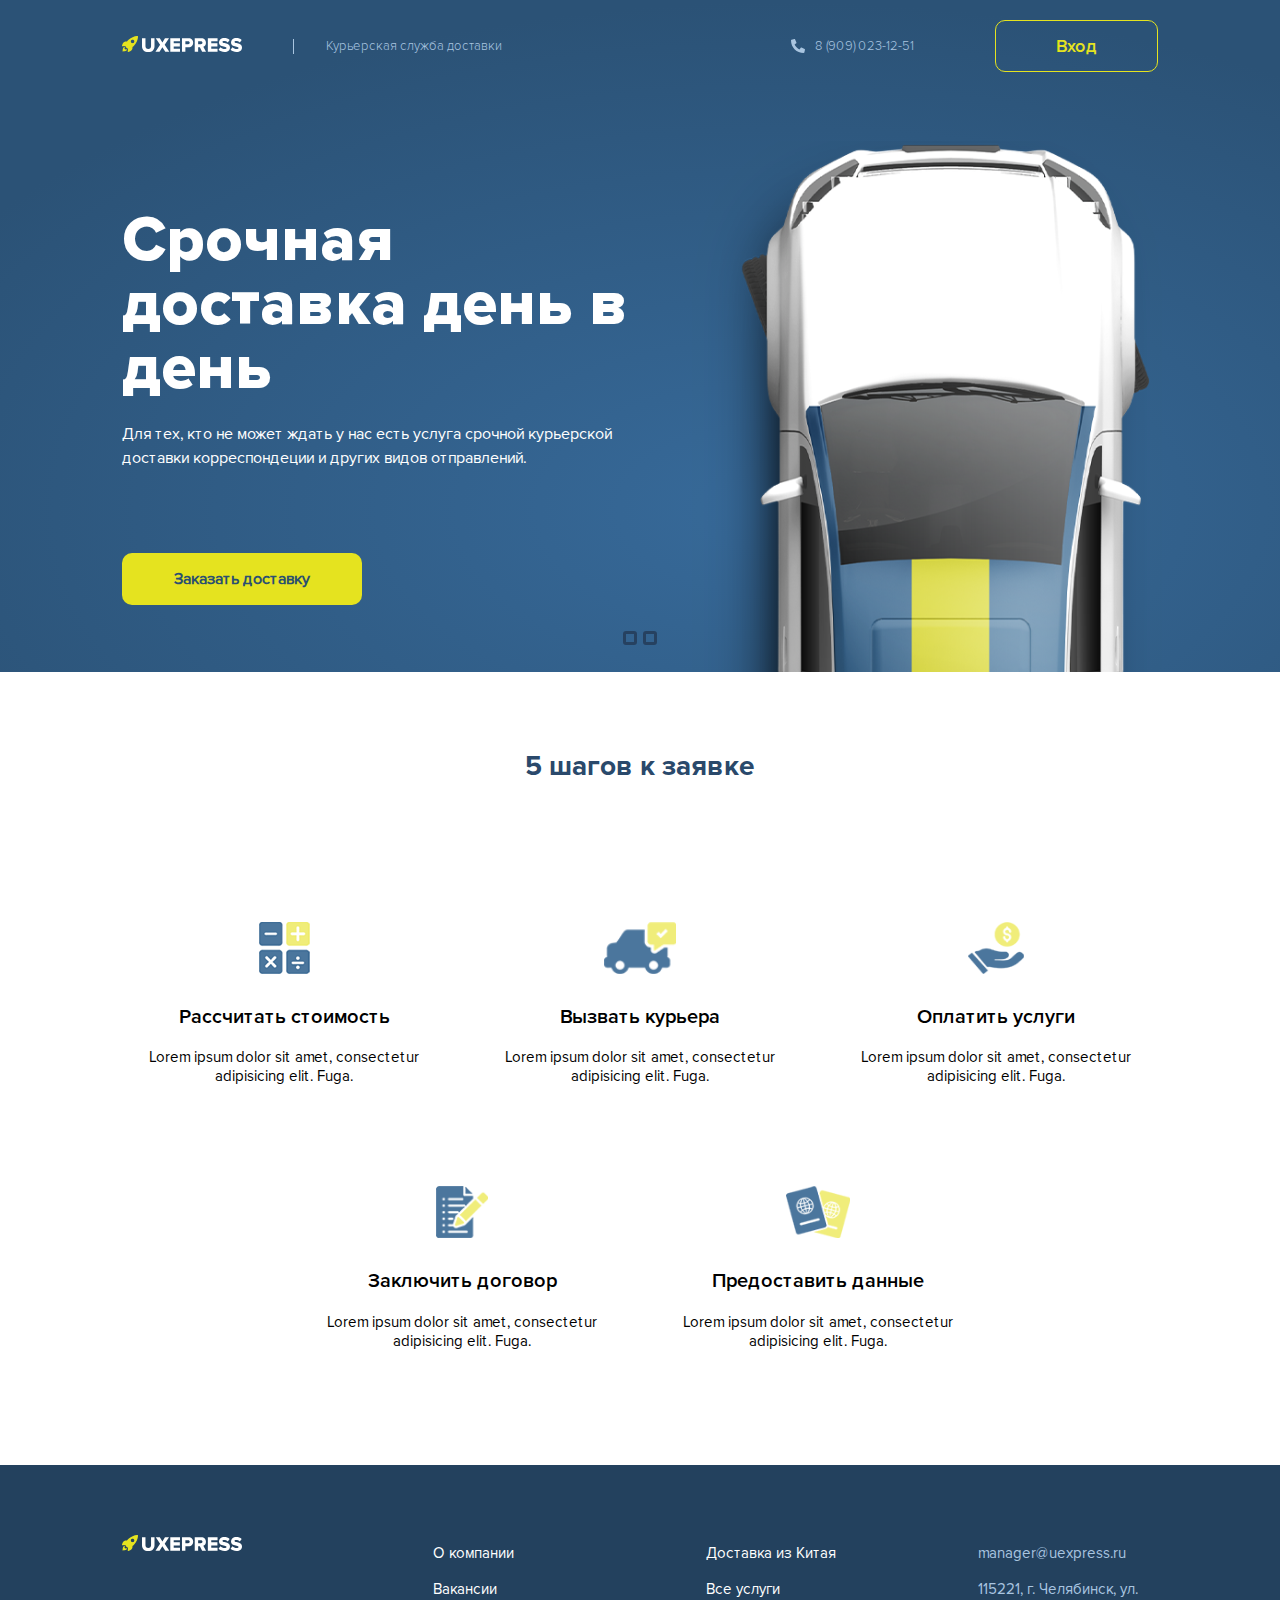
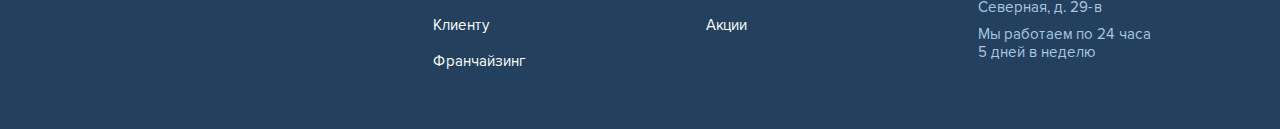
<file: html/index.html>
<!DOCTYPE html>
<html lang="ru">
<head>
    <meta charset="UTF-8">
    <title>UXEPRESS</title>
    <link href="../css/main.css" rel="stylesheet">
    <link href="../css/mobil-main.css" rel="stylesheet">
    <link rel="icon" href="../img/icon.png"/>
    <meta name="viewport" content="width=device-width, initial-scale=1">
    <script src="https://code.jquery.com/jquery-3.4.1.min.js"></script>
</head>

<body>
    <header class="navigate-header">
        <div class="navigate-header__menu-container">
            <div class="navigate-header_left-top">
                <a href="index.html"><img src="../img/uxepress.svg" alt="logo"></a>
                <span class="navigate-header_left-top__line"></span>
                <span class="navigate-header_left-top__text">Курьерская служба доставки</span>
            </div>
            <div class="navigate-header_right-top">
                <div class="navigate-header_right-top__telephone">
                    <img class="navigate-header_right-top__icon" src="../img/phone.svg" alt="phone">
                    <div class="navigate-header_right-top__text">8 (909) 023-12-51</div>
                </div>
                <div class="navigate-header_right-top__login">
                    <a href="#" class="navigate-header_right-top__login-button">Вход</a>
                </div>
            </div>
        </div>


        <div class="slider">
            <div class="slider__wrapper">
                <div class="slider__item">
                    <div class="text-img">
                        <div class="text">
                            <div class="text-top">Срочная доставка день в день</div>
                            <div class="text-center">Для тех, кто не может ждать у нас есть услуга срочной курьерской доставки корреспондеции и других видов отправлений.</div>
                            <div class="text-button">
                                <div class="text-button__text"><a href="#" class="text-button__button"><b>Заказать доставку</b></a></div>
                            </div>
                        </div>
                        <div class="img">
                            <div class="img__container" id="img1"></div>
                        </div>
                    </div>
                </div>

                <div class="slider__item">
                    <div class="text-img">
                        <div class="text">
                            <div class="text-top">Подписание договора за 1 час</div>
                            <div class="text-center">В течение часа наш курьер заберёт вашу посылку и подпишет с Вами договор о предоставлении услуг.</div>
                            <div class="text-button">
                                <div class="text-button__text"><a href="#" class="text-button__button"><b>Заказать доставку</b></a></div>
                            </div>
                        </div>
                        <div class="img">
                            <div class="img__container" id="img2"></div>
                        </div>
                    </div>
                </div>
            </div>
            <div class="navigation">
                <div class="block"></div>
                <label for="r1" class="bar slider__control slider__control_left" role="button"></label>
                <label for="r2" class="bar slider__control slider__control_right slider__control_show" role="button"></label>
            </div>
<!--            <a class="slider__control slider__control_left" href="#" role="button"></a>-->
<!--            <a class="slider__control slider__control_right slider__control_show" href="#" role="button"></a>-->
        </div>
    </header>

    <div class="authorisation-container">
        <form class="authorisation-form">
            <img class="authorisation-form__close" src="../img/close.png" alt="close-button.png">
            <div class="authorisation-form__title">
                Авторизация
            </div>
            <div class="authorisation-form__info">
                Введите логин и пароль, чтобы войти в личный кабинет
            </div>
            <div class="authorisation-form__input-error"></div>
            <div class="authorisation-form__input">
                <input class="authorisation-form__field" type="email" placeholder="Логин" id="email" required>
                <input class="authorisation-form__field" type="password" placeholder="Пароль" id="password" minlength="6" required>
            </div>
            <div class="authorisation-form__supply">
                <a href="#" class="authorisation-form__button">Войти</a>
            </div>
        </form>
    </div>

    <main class="main-block">
        <span class="steps">5 шагов к заявке</span>
        <div class="steps__five-steps">
            <div class="steps__step-container">
                <div class="steps__step-image">
                    <img src="../img/ico1.png" alt="calculte cost">
                </div>
                <span class="steps__text_title">Рассчитать стоимость</span>
                <span class="steps__text">Lorem ipsum dolor sit amet, consectetur adipisicing elit. Fuga.</span>
            </div>

            <div class="steps__step-container">
                <div class="steps__step-image">
                    <img src="../img/ico2.png" alt="call courier">
                </div>
                <span class="steps__text_title">Вызвать курьера</span>
                <span class="steps__text">Lorem ipsum dolor sit amet, consectetur adipisicing elit. Fuga.</span>
            </div>

            <div class="steps__step-container">
                <div class="steps__step-image">
                    <img src="../img/ico3.png" alt="pay">
                </div>
                <span class="steps__text_title">Оплатить услуги</span>
                <span class="steps__text">Lorem ipsum dolor sit amet, consectetur adipisicing elit. Fuga.</span>
            </div>

            <div class="steps__step-container">
                <div class="steps__step-image">
                    <img src="../img/ico4.png" alt="deal">
                </div>
                <span class="steps__text_title">Заключить договор</span>
                <span class="steps__text">Lorem ipsum dolor sit amet, consectetur adipisicing elit. Fuga.</span>
            </div>

            <div class="steps__step-container">
                <div class="steps__step-image">
                    <img src="../img/ico5.png" alt="provide data">
                </div>
                <span class="steps__text_title">Предоставить данные</span>
                <span class="steps__text">Lorem ipsum dolor sit amet, consectetur adipisicing elit. Fuga.</span>
            </div>
        </div>
    </main>

    <footer class="footer">
        <div class="footer-box">
            <div class="footer-box__logo"><a href="#"><img src="../img/uxepress.svg" alt="logo"></a></div>
            <div class="helpful-links">
                <div class="helpful-links__column">
                    <a href="#" class="helpful-links__link">
                        <div>О компании</div>
                    </a>
                    <a href="#" class="helpful-links__link">
                        <div>Вакансии</div>
                    </a>
                    <a href="#" class="helpful-links__link">
                        <div>Клиенту</div>
                    </a>
                    <a href="#" class="helpful-links__link">
                        <div>Франчайзинг</div>
                    </a>
                </div>

                <div class="helpful-links__column">
                    <a href="#" class="helpful-links__link">
                        <div>Доставка из Китая</div>
                    </a>
                    <a href="#" class="helpful-links__link">
                        <div>Все услуги</div>
                    </a>
                    <a href="#" class="helpful-links__link">
                        <div>Акции</div>
                    </a>
                </div>

                <div class="contact-data">
                    <div class="contact-data__column">
                        <div class="contact-data__info">
                            <div>manager@uexpress.ru</div>
                            <div class="contact-data__line" id="center-row">115221, г. Челябинск, ул. Северная, д. 29-в</div>
                            <div class="contact-data__line">Мы работаем по 24 часа 5 дней в неделю</div>
                        </div>
                    </div>
                </div>
            </div>
        </div>
    </footer>
    <script src="../js/authorisation.js"></script>
    <script src="../js/slider.js"></script>
</body>
</html>
</file>
<file: css/main.css>
@charset "UTF-8";

*{
    padding: 0;
    margin:0;
}

@font-face {
    font-family: 'Proxima Nova Light';
    src: url("../fonts/ProximaNova-Light/ProximaNova-Light.eot");
    src: url("../fonts/ProximaNova-Light/ProximaNova-Light.eot?#iefix") format("embedded-opentype"), url("../fonts/ProximaNova-Light/ProximaNova-Light.woff") format("woff"), url("../fonts/ProximaNova-Light/ProximaNova-Light.ttf") format("truetype");
    font-weight: normal;
    font-style: normal;
}

@font-face {
    font-family: 'Proxima Nova Regular';
    src: url("../fonts/ProximaNova-Regular/ProximaNova-Regular.eot");
    src: url("../fonts/ProximaNova-Regular/ProximaNova-Regular.eot?#iefix") format("embedded-opentype"), url("../fonts/ProximaNova-Regular/ProximaNova-Regular.woff") format("woff"), url("../fonts/ProximaNova-Regular/ProximaNova-Regular.ttf") format("truetype");
    font-weight: normal;
    font-style: normal;
}

@font-face {
    font-family: 'Proxima Nova Semibold';
    src: url("../fonts/ProximaNova-Semibold/ProximaNova-Semibold.eot");
    src: url("../fonts/ProximaNova-Semibold/ProximaNova-Semibold.eot?#iefix") format("embedded-opentype"), url("../fonts/ProximaNova-Semibold/ProximaNova-Semibold.woff") format("woff"), url("../fonts/ProximaNova-Semibold/ProximaNova-Semibold.ttf") format("truetype");
    font-weight: normal;
    font-style: normal;
}

@font-face {
    font-family: 'Proxima Nova Bold';
    src: url("../fonts/ProximaNova-Bold/ProximaNova-Bold.eot");
    src: url("../fonts/ProximaNova-Bold/ProximaNova-Bold.eot?#iefix") format("embedded-opentype"), url("../fonts/ProximaNova-Bold/ProximaNova-Bold.woff") format("woff"), url("../fonts/ProximaNova-Bold/ProximaNova-Bold.ttf") format("truetype");
    font-weight: normal;
    font-style: normal;
}

@font-face {
    font-family: 'Proxima Nova Extra Bold';
    src: url("../fonts/ProximaNova-Extrabold/ProximaNova-Extrabld.eot");
    src: url("../fonts/ProximaNova-Extrabold/ProximaNova-Extrabld.eot?#iefix") format("embedded-opentype"), url("../fonts/ProximaNova-Extrabold/ProximaNova-Extrabld.woff") format("woff"), url("../fonts/ProximaNova-Extrabold/ProximaNova-Extrabld.ttf") format("truetype");
    font-weight: normal;
    font-style: normal;
}

body {
    height: 100%;
    margin: 0;
}

a {
    text-decoration: none;
}

input[name="r"]{
    position: absolute;
    visibility: hidden;
}

.navigate-header {
    background: radial-gradient(75.49% 75.49% at 61.01% 75.77%, #376A9A 0%, #2B5276 100%);
    width: 100%;
    display: flex;
    flex-direction: column;
    align-items: center;
}

.navigate-header__menu-container {
    padding: 20px 0px 10px 0px;
    display: flex;
    width: 81%;
    flex-direction: row;
    justify-content: space-between;
    align-items: center;
}

.navigate-header_left-top {
    display: flex;
    flex-direction: row;
    justify-content: space-between;
    align-items: center;
    width: 380px;
}

.navigate-header_right-top {
    display: flex;
    flex-direction: row;
    justify-content: space-between;
    align-items: center;
}

.navigate-header_left-top__line {
    width: 1px;
    height: 15px;
    background: #A9C5E0;
    margin-left: 20px;
}

.navigate-header_left-top__text,
.navigate-header_right-top__text {
    color: #A9C5E0;
    font-size: 13px;
    line-height: 24px;
    font-family: Proxima Nova Light, sans-serif;
}

.navigate-header_right-top__telephone {
    width: 150px;
    display: flex;
    flex-direction: row;
    justify-content: center;
    align-items: center;
    margin-right: 68px;
}
.navigate-header_right-top__icon{
    padding-right: 10px;
}

.navigate-header_right-top__login {
    border: 1px solid #E5E31F;
    border-radius: 10px;
    padding: 10px 60px 10px 60px;
    height: 30px;
    display: flex;
    flex-direction: column;
    justify-content: center;
}

.navigate-header_right-top__login:hover {
    background-color: #376A9A;
}

.navigate-header_right-top__login-button {
    color: #E5E31F;
    font-size: 18px;
    line-height: 22px;
    font-family: Proxima Nova Semibold, sans-serif;
}

.navigate-header_right-top__logout-button {
    color: #E5E31F;
    font-size: 18px;
    line-height: 22px;
    font-family: Proxima Nova Semibold, sans-serif;
}


/* Слайдер */
.slider {
    width: 100%;
    height: 590px;
    position: relative;
    overflow: hidden;
    z-index: 0;
}

.slider__wrapper {
    display: flex;
    flex-direction: row;
    justify-content: flex-start;
    position: relative;
    width: 200%;
    height: 100%;
    transition: transform 0.6s ease;
}

.slider__item {
    display: flex;
    flex: 0 0 50%;
    width:50%;
    height: 100%;
    flex-direction: row;
    justify-content: center;
    align-items: flex-end;
}

.text-img {
    width: 81%;
    height: 90%;
    display: flex;
    flex-direction: row;
    justify-content: space-between;
    align-items: flex-end;
}

.text {
    width: 53%;
    height: 100%;
    display: flex;
    flex-direction: column;
    justify-content: center;
    align-items: flex-start;

}

.text-top {
    font-family: Proxima Nova Extra Bold, sans-serif;
    font-size: 64px;
    line-height: 64px;
    color: #FFFFFF;
    margin: 0px;
    text-align: left;
}

.text-center {
    font-family: Proxima Nova Regular, sans-serif;
    font-size: 16px;
    line-height: 24px;
    color: #FFFFFF;
    margin: 4% 0% 15% 0%;
    text-align: left;
}

.text-button {
    background: #e5e31f;
    border-radius: 10px;
    width: 240px;
    height: 52px;
    display: flex;
    flex-direction: column;
    justify-content: center;
    align-items: center;
}

.text-button__text {
    font-family: Proxima Nova Regular, sans-serif;
}

.text-button__button {
    color: #2A4F71;
}

.img {
    width: 45%;
    height: 100%;
    position: relative;
}

#img1{
    background: url("../img/slider_img1.svg") no-repeat;
    background-position: bottom left;
    background-size: 470px;
}

#img2{
    background: url("../img/slider_img2.svg") no-repeat;
    background-position: bottom left;
    background-size: 570px;
}

.img__container {
    position: absolute;
    bottom: 0;
    left:0;
    width: 150%;
    height: 100%;
}

.navigation {
    position: absolute;
    bottom: 20px;
    left: 50%;
    transform: translate(-50%,-50%);
    display: flex;
    flex-direction: row;
    align-items: center;
    justify-content: space-around;
    width: 40px;
    z-index: 15;
}

.block {
    width: 100%;
    height: 100%;
    position: absolute;
    z-index: 4;
}

.bar {
    width: 8px;
    border: 3px #264160 solid;
    height: 8px;
    border-radius: 3px;
    transition: 0.5s;
    cursor: pointer;
    z-index: 5;
}

.slider__control_left {
    left: 0;
}

.slider__control_right {
    right: 0;
}
/*конец: Слайдер*/


/*Вход*/
.authorisation-container {
    position: fixed;
    display: flex;
    top: 0;
    left: 0;
    bottom: 0;
    right: 0;
    display: none;
    justify-content: center;
    align-items: center;
    background: rgba(0, 0, 0, 0.8);
}

.authorisation-form {
    margin: 5%;
    display: flex;
    flex-direction: column;
    width: 460px;
    height: 390px;
    background: #FFF;
    border-radius: 6px;
    padding: 60px;
}

.authorisation-form__close {
    cursor: pointer;
    position: relative;
    left: 100%;
    top: -10%;
    width: 34px;
}

.authorisation-form__title {
    font-family: Proxima Nova Extra Bold, sans-serif;
    font-style: normal;
    font-weight: 800;
    font-size: 38px;
    line-height: 46px;
}

.authorisation-form__info {
    font-family: Proxima Nova Regular, sans-serif;
    margin-top: 3%;
    font-style: normal;
    font-weight: normal;
    font-size: 16px;
    line-height: 24px;
}

.authorisation-form__input {
    display: flex;
    flex-direction: column;
}

.authorisation-form__input-error {
    width: 100%;
    color: #F44336;
    font-size: 16px;
    font-family: Proxima Nova Regular, sans-serif;
    margin-top: 4%;
    height: 40px;
}

.authorisation-form__field {
    margin-top: 2%;
    outline: none;
    background: #FFFFFF;
    border: 1px solid #23415E;
    border-radius: 6px;
    padding: 14px 16px;
    font-style: normal;
    font-weight: normal;
    font-size: 16px;
    line-height: 24px;
    font-family: Proxima Nova Regular, sans-serif;
}

.authorisation-form__supply {
    margin-top: 10%;
    background: #E5E31F;
    border-radius: 10px;
    width: 100%;
    min-height: 15%;
    display: flex;
    flex-direction: column;
    justify-content: center;
    align-items: center;
}

.authorisation-form__button {
    font-family: Proxima Nova Semibold, sans-serif;
    font-style: normal;
    font-weight: 600;
    font-size: 18px;
    line-height: 22px;
    color: #2A4F71;
}
/*конец: Вход*/


/*Основная часть*/
.main-block {
    display: flex;
    flex-direction: column;
    align-items: center;
    height: 100%;
}

.steps {
    font-family: Proxima Nova Bold, sans-serif;
    font-size: 28px;
    line-height: 34px;
    color: #2A496B;
    margin: 6% 0 7% 0;
}

.steps__five-steps {
    display: flex;
    flex-direction: row;
    justify-content: center;
    flex-wrap: wrap;
    height: 100%;
    margin-bottom: 5%;
}

.steps__step-container {
    display: flex;
    flex-direction: column;
    align-items: center;
    width: 20%;
    height: 20%;
    margin: 50px;
    display: flex;
    flex-direction: column;
}

.steps__step-image {
    margin-bottom: 11%;
    height: 52px;
    display: flex;
    flex-direction: row;
    align-content: center;
    justify-content: center;
}

.steps__text_title {
    font-family: Proxima Nova Semibold, sans-serif;
    font-size: 20px;
    line-height: 28px;
    margin-bottom: 7%;
    text-align: center;
    width: 270px;
}

.steps__text {
    min-width: 300px;
    height: 38px;
    font-size: 15px;
    line-height: 19px;
    text-align: center;
    font-family: Proxima Nova Regular, sans-serif;
}
/*конец: Основная часть*/


/*Подвал*/
.footer {
    padding: 70px 0px 50px 0px;
    background: #23415E;
    display: flex;
    flex-direction: row;
    justify-content: center;
    align-items: flex-start;
}

.footer-box {
    display: flex;
    flex-direction: row;
    justify-content: space-between;
    align-items: flex-start;
    width: 81%;
}

.helpful-links {
    display: flex;
    flex-direction: row;
    justify-content: space-between;
    align-items: flex-start;
    width: 70%;
}

.helpful-links__link {
    color: #FFFFFF;
}

.helpful-links__link > div {
    font-family: Proxima Nova Regular, sans-serif;
    margin: 0px 0px 0px 0px;
    font-size: 15px;
    line-height: 36px;
    width: 130px;
}

.contact-data {
    width: 180px;
}

.contact-data__column {
    font-family: Proxima Nova Regular, sans-serif;
    font-size: 15px;
    line-height: 36px;
    margin: 0;
}

.contact-data__info {
    color: #A9C5E0;
}

.contact-data__line {
    line-height: 1.2;
}

#center-row {
    margin: 5% 0 5% 0;
}
/*конец: Подвал*/

.add-form {
    width: 81%;
    margin-top: 5%;
}
</file>
<file: css/mobil-main.css>
@media only screen and (min-width: 540px) and (max-width: 900px) {
    .navigate-header__menu-container {
        width: 97%;
        align-items: flex-start;
    }

    .navigate-header_left-top {
        margin-top: 1.5%;
    }

    .navigate-header_right-top {
        flex-direction: column-reverse;
        align-items: flex-end;
    }


    .navigate-header_right-top__telephone {
        padding: 0;
        margin: 15% -10px 0 0;
    }

    /*Слайдер*/
    .text {
        width: 90%;
    }

    .text-center {
        width: 74%;
    }

    .text-button {
        display: none;
    }

    .img {
        display: none;
    }
    /*конец: Слайдер*/

    /*Основная часть*/
    .steps {
        margin-top: 15%;
    }

    .steps__five-steps {
        margin: 0;
    }

    .steps__step-container {
        margin: 100px;
    }
    /*конец: Основная часть*/


    /*Подвал*/
    .footer {
        padding: 0 0px 200px 0px;
        height: 300px;
    }

    .footer-box {
        width: 97%;
        position: relative;
        flex-direction: row;
        align-items: flex-start;
        justify-content: flex-start;
        padding-top: 100px;

    }

    .footer-box__logo {
        margin-right: 0px;
        margin-top: 10px;
    }

    .helpful-links {
        width: 80%;
        padding-right: 10%;
        margin-bottom: 10%;
        margin-left: 5%;
        flex-wrap: wrap;
        justify-content: flex-start;
    }

    .helpful-links__column {
        margin: 0 0% 0 10%;

    }

    .helpful-links__link > div {
        width: 130px;
    }

    .contact-data {
        margin: 10% 0% 0% 10%;
        display: flex;
        flex-direction: row;
        justify-content: flex-start;
    }

    .contact-data__column {
        width: 120px;
    }


    .contact-data__info {
        width: 150px;
    }
    /*конец: Подвал*/

}



@media only screen and (max-device-width: 539px) {
    .navigate-header__menu-container {
        width: 96%;
    }


    .navigate-header_left-top__line,
    .navigate-header_left-top__text,
    .navigate-header_right-top__text,
    .navigate-header_right-top__telephone {
        display: none;
    }

    #container {
        z-index: 10;
    }

    /*Слайдер*/
    .text {
        width: 98%;
        padding-bottom: 10%;
    }

    .text-top {
        font-size: 38px;
        line-height: 46px;
        margin-bottom: 18px;
    }

    .text-center {
        font-size: 17px;
    }

    .text-button {
        width: 100%;
    }

    .img {
        display: none;
    }
    /*конец:Слайдер*/

    /*Вход*/
    .authorization-form__input {
        margin-top: 0;
    }

    .authorization-form__input-error {
        margin-top: 0;
        height: 200px;
    }
    /*конец:Вход*/

    /*Основная часть*/
    .steps {
        margin: 25% 0 20% 0;
    }

    .steps__five-steps {
        margin-bottom: 30%;
        width: 100%;
    }

    .steps__step-container {
        margin: 65px 65px 0px 65px;
    }

    span.steps__text_title {
        margin-bottom: 25%;
        margin-top: 35%;
    }
    /*конец: Основная часть*/

    /*Подвал*/
    .footer {
        padding: 0 0px 80px 0px;
    }

    .footer-box {
        width: 97%;
        position: relative;
        flex-direction: column;
        align-items: flex-start;
        justify-content: flex-start;
        padding-top: 100px;
    }

    .footer-box__logo {
        margin-left: 5%;
        margin-bottom: 10%;
        margin-top: 10px;
    }

    .footer-box__logo {
        margin-right: 0px;
        margin-top: 10px;
    }

    .helpful-links {
        padding-right: 10%;
        margin-bottom: 10%;
        margin-left: 5%;
        flex-wrap: wrap;
        justify-content: flex-start;
        flex-direction: row;
    }

    .helpful-links__column {
        margin: 10% 0% 0 0%;
    }

    .helpful-links__link > div {
        width: 130px;
    }

    .contact-data {
        margin: 10% 0% 0% 0%;
        display: flex;
        flex-direction: row;
        justify-content: flex-start;
    }

    .contact-data__column {
        width: 120px;
    }

    .contact-data__info {
        width: 150px;
    }
    /*конец: Подвал*/


}
</file>
